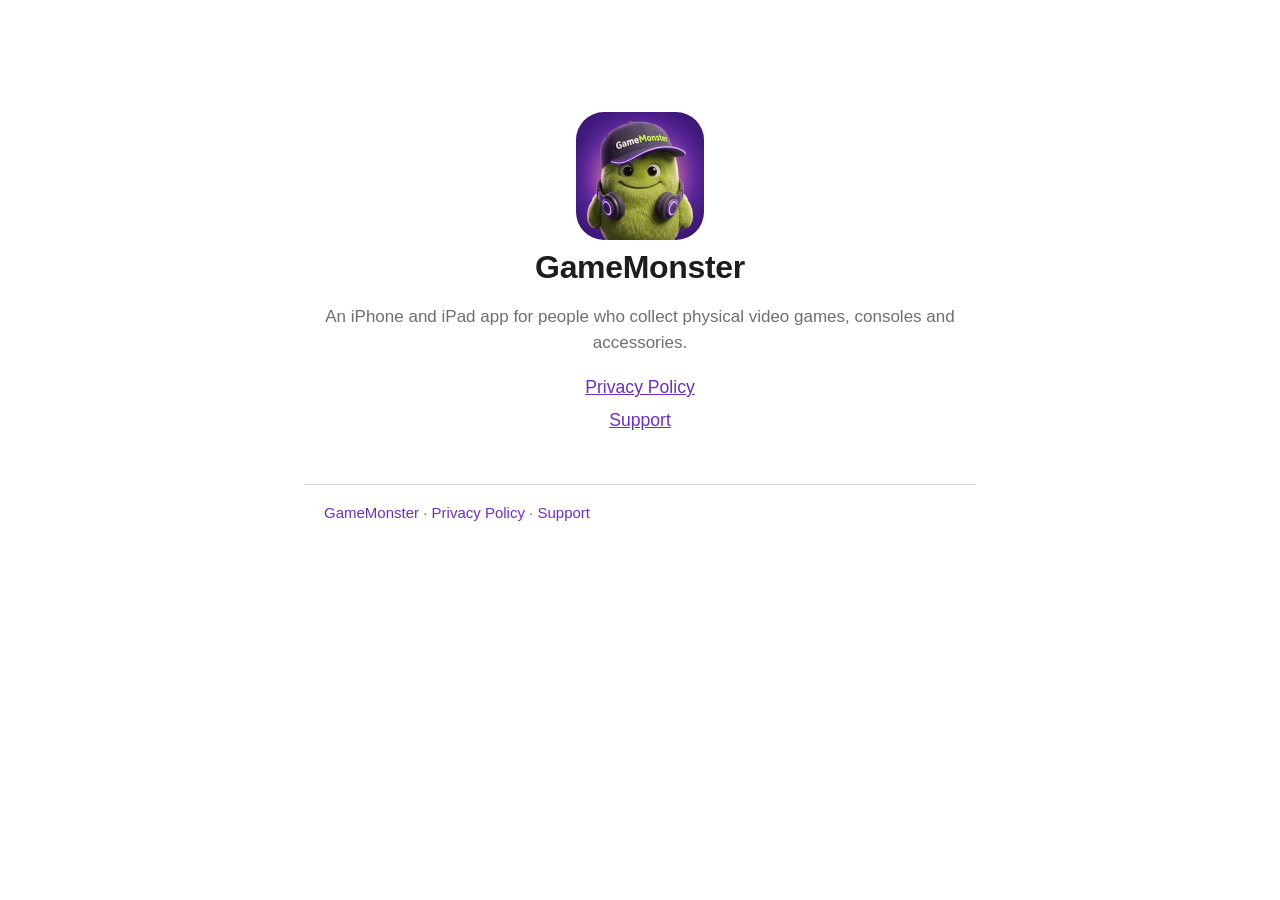
<file: index.html>
<!doctype html>
<html lang="en">
<head>
<meta charset="utf-8">
<meta name="viewport" content="width=device-width, initial-scale=1">
<meta name="color-scheme" content="light dark">
<title>GameMonster</title>
<meta name="description" content="GameMonster: privacy policy and support.">
<link rel="icon" href="icon.png">
<link rel="apple-touch-icon" href="icon.png">
<link rel="stylesheet" href="style.css">
</head>
<body>
<main>
<div class="home">
<img src="icon.png" alt="GameMonster app icon" width="128" height="128">
<h1>GameMonster</h1>
<p>An iPhone and iPad app for people who collect physical video games, consoles and accessories.</p>
<ul class="links">
<li><a href="privacy/">Privacy Policy</a></li>
<li><a href="support/">Support</a></li>
</ul>
</div>
</main>
<footer><a href="">GameMonster</a> · <a href="privacy/">Privacy Policy</a> · <a href="support/">Support</a></footer>
</body>
</html>
</file>
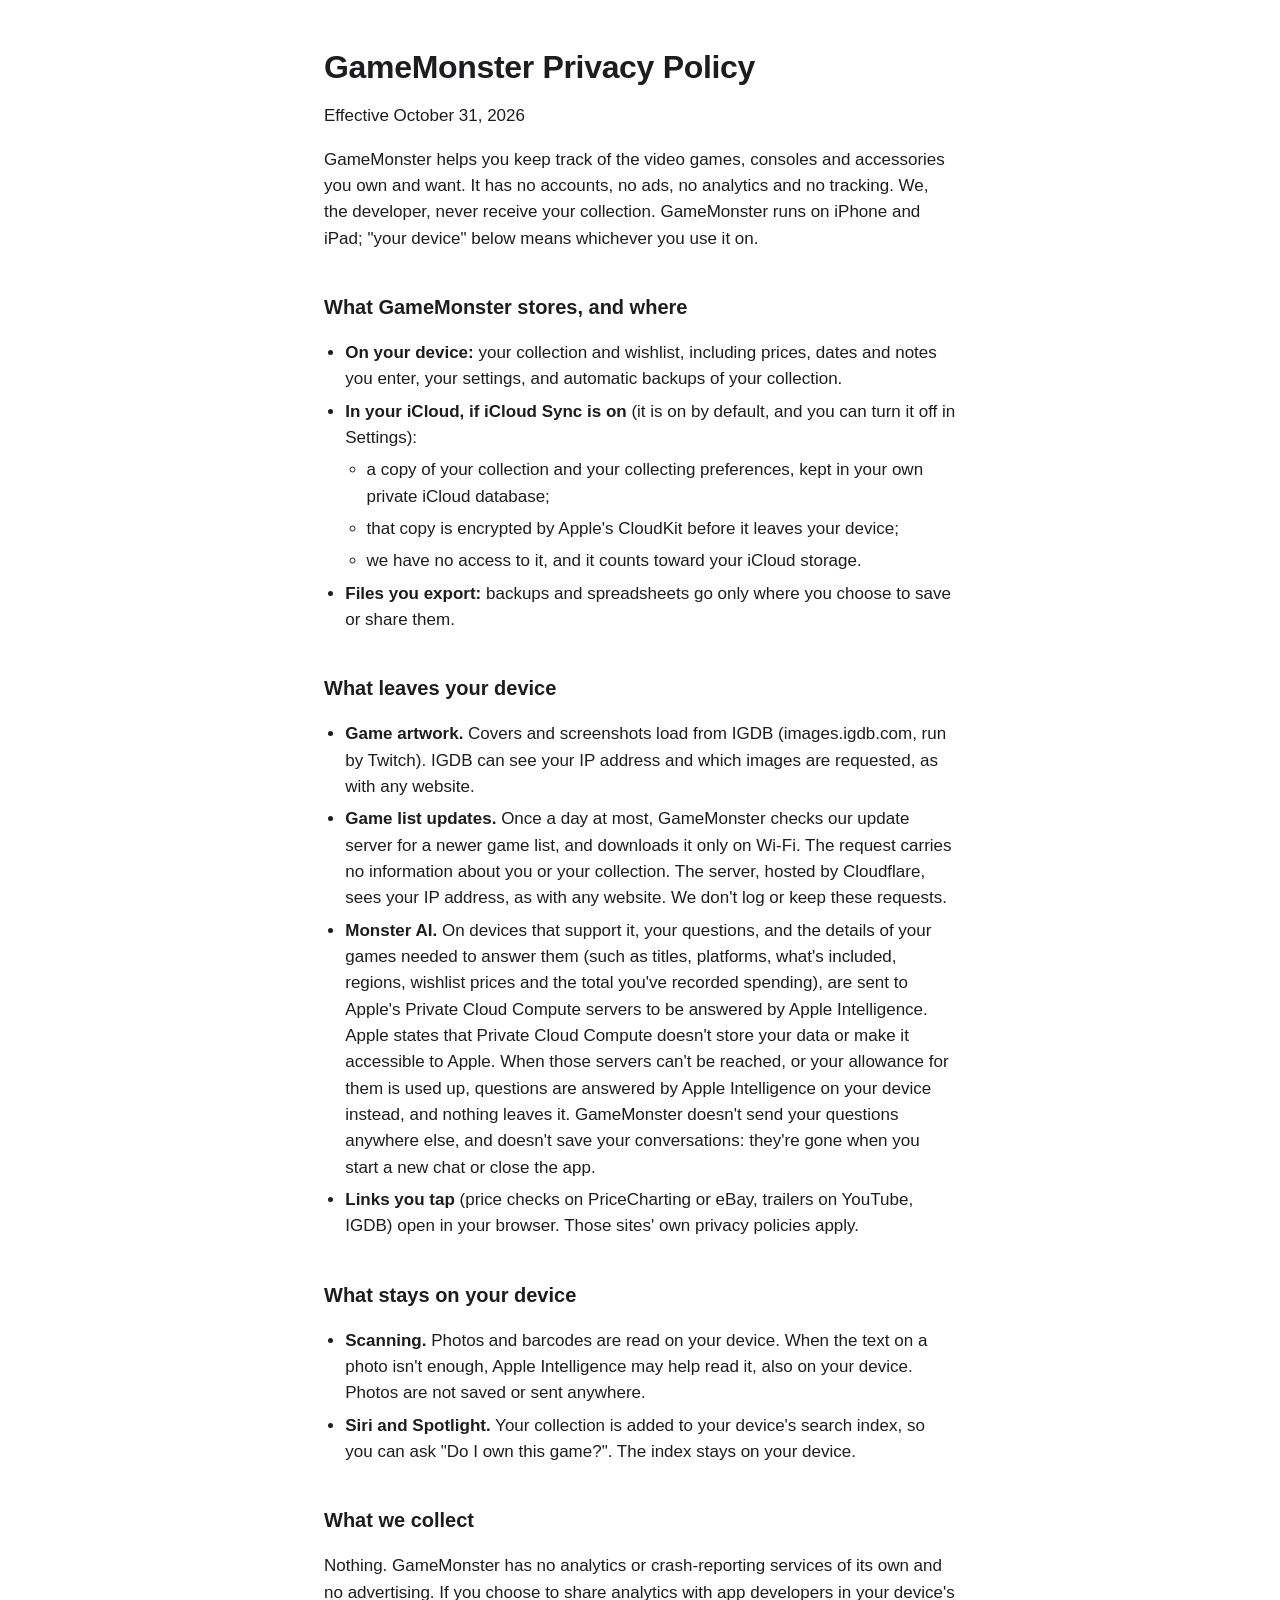
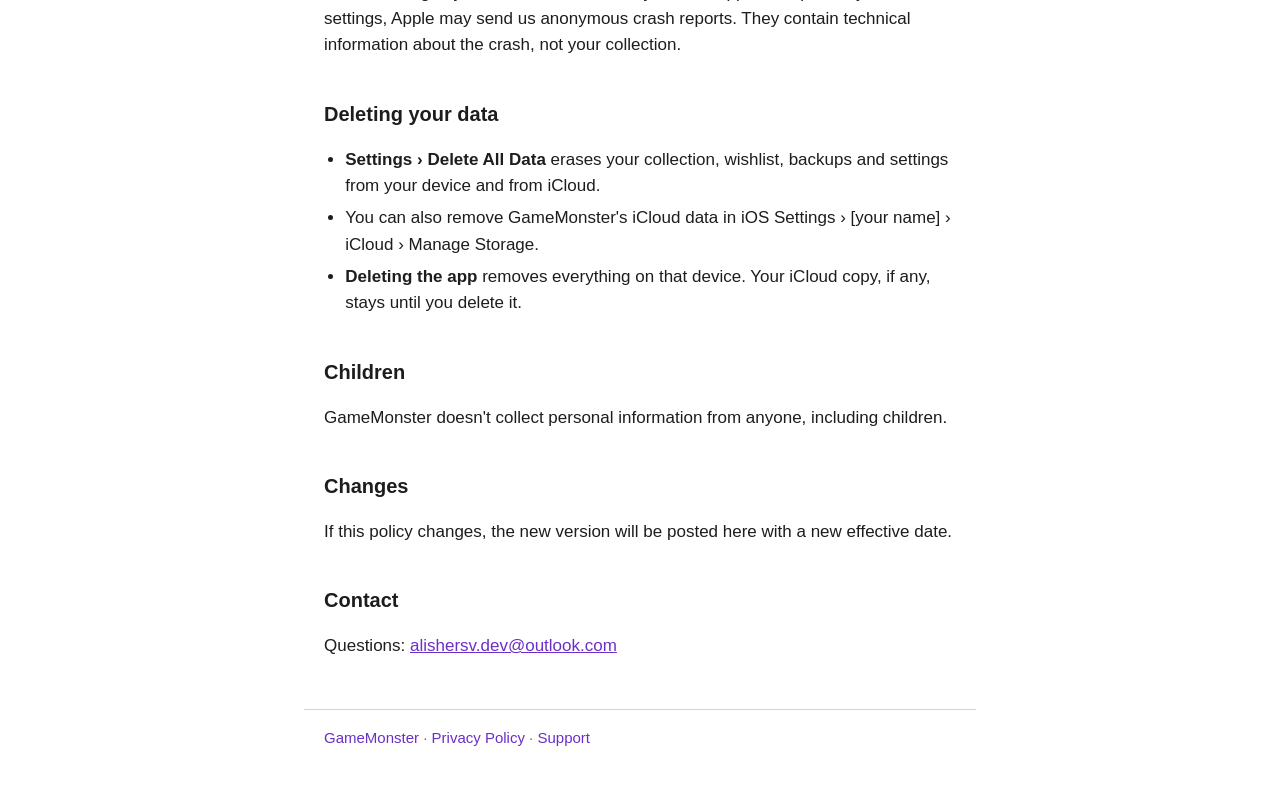
<file: privacy/index.html>
<!doctype html>
<html lang="en">
<head>
<meta charset="utf-8">
<meta name="viewport" content="width=device-width, initial-scale=1">
<meta name="color-scheme" content="light dark">
<title>GameMonster Privacy Policy</title>
<meta name="description" content="How GameMonster handles your data: what stays on your device, what goes to iCloud and Apple, and what we collect (nothing).">
<link rel="icon" href="../icon.png">
<link rel="apple-touch-icon" href="../icon.png">
<link rel="stylesheet" href="../style.css">
</head>
<body>
<main>
<h1>GameMonster Privacy Policy</h1>
<p>Effective October 31, 2026</p>
<p>GameMonster helps you keep track of the video games, consoles and accessories you own and want. It has no accounts, no ads, no analytics and no tracking. We, the developer, never receive your collection. GameMonster runs on iPhone and iPad; &quot;your device&quot; below means whichever you use it on.</p>
<h2>What GameMonster stores, and where</h2>
<ul><li><strong>On your device:</strong> your collection and wishlist, including prices, dates and notes you enter, your settings, and automatic backups of your collection.</li><li><strong>In your iCloud, if iCloud Sync is on</strong> (it is on by default, and you can turn it off in Settings):<ul><li>a copy of your collection and your collecting preferences, kept in your own private iCloud database;</li><li>that copy is encrypted by Apple's CloudKit before it leaves your device;</li><li>we have no access to it, and it counts toward your iCloud storage.</li></ul></li><li><strong>Files you export:</strong> backups and spreadsheets go only where you choose to save or share them.</li></ul>
<h2>What leaves your device</h2>
<ul><li><strong>Game artwork.</strong> Covers and screenshots load from IGDB (images.igdb.com, run by Twitch). IGDB can see your IP address and which images are requested, as with any website.</li><li><strong>Game list updates.</strong> Once a day at most, GameMonster checks our update server for a newer game list, and downloads it only on Wi-Fi. The request carries no information about you or your collection. The server, hosted by Cloudflare, sees your IP address, as with any website. We don't log or keep these requests.</li><li><strong>Monster AI.</strong> On devices that support it, your questions, and the details of your games needed to answer them (such as titles, platforms, what's included, regions, wishlist prices and the total you've recorded spending), are sent to Apple's Private Cloud Compute servers to be answered by Apple Intelligence. Apple states that Private Cloud Compute doesn't store your data or make it accessible to Apple. When those servers can't be reached, or your allowance for them is used up, questions are answered by Apple Intelligence on your device instead, and nothing leaves it. GameMonster doesn't send your questions anywhere else, and doesn't save your conversations: they're gone when you start a new chat or close the app.</li><li><strong>Links you tap</strong> (price checks on PriceCharting or eBay, trailers on YouTube, IGDB) open in your browser. Those sites' own privacy policies apply.</li></ul>
<h2>What stays on your device</h2>
<ul><li><strong>Scanning.</strong> Photos and barcodes are read on your device. When the text on a photo isn't enough, Apple Intelligence may help read it, also on your device. Photos are not saved or sent anywhere.</li><li><strong>Siri and Spotlight.</strong> Your collection is added to your device's search index, so you can ask &quot;Do I own this game?&quot;. The index stays on your device.</li></ul>
<h2>What we collect</h2>
<p>Nothing. GameMonster has no analytics or crash-reporting services of its own and no advertising. If you choose to share analytics with app developers in your device's settings, Apple may send us anonymous crash reports. They contain technical information about the crash, not your collection.</p>
<h2>Deleting your data</h2>
<ul><li><strong>Settings › Delete All Data</strong> erases your collection, wishlist, backups and settings from your device and from iCloud.</li><li>You can also remove GameMonster's iCloud data in iOS Settings › [your name] › iCloud › Manage Storage.</li><li><strong>Deleting the app</strong> removes everything on that device. Your iCloud copy, if any, stays until you delete it.</li></ul>
<h2>Children</h2>
<p>GameMonster doesn't collect personal information from anyone, including children.</p>
<h2>Changes</h2>
<p>If this policy changes, the new version will be posted here with a new effective date.</p>
<h2>Contact</h2>
<p>Questions: <a href="mailto:alishersv.dev@outlook.com">alishersv.dev@outlook.com</a></p>
</main>
<footer><a href="../">GameMonster</a> · <a href="../privacy/">Privacy Policy</a> · <a href="../support/">Support</a></footer>
</body>
</html>
</file>
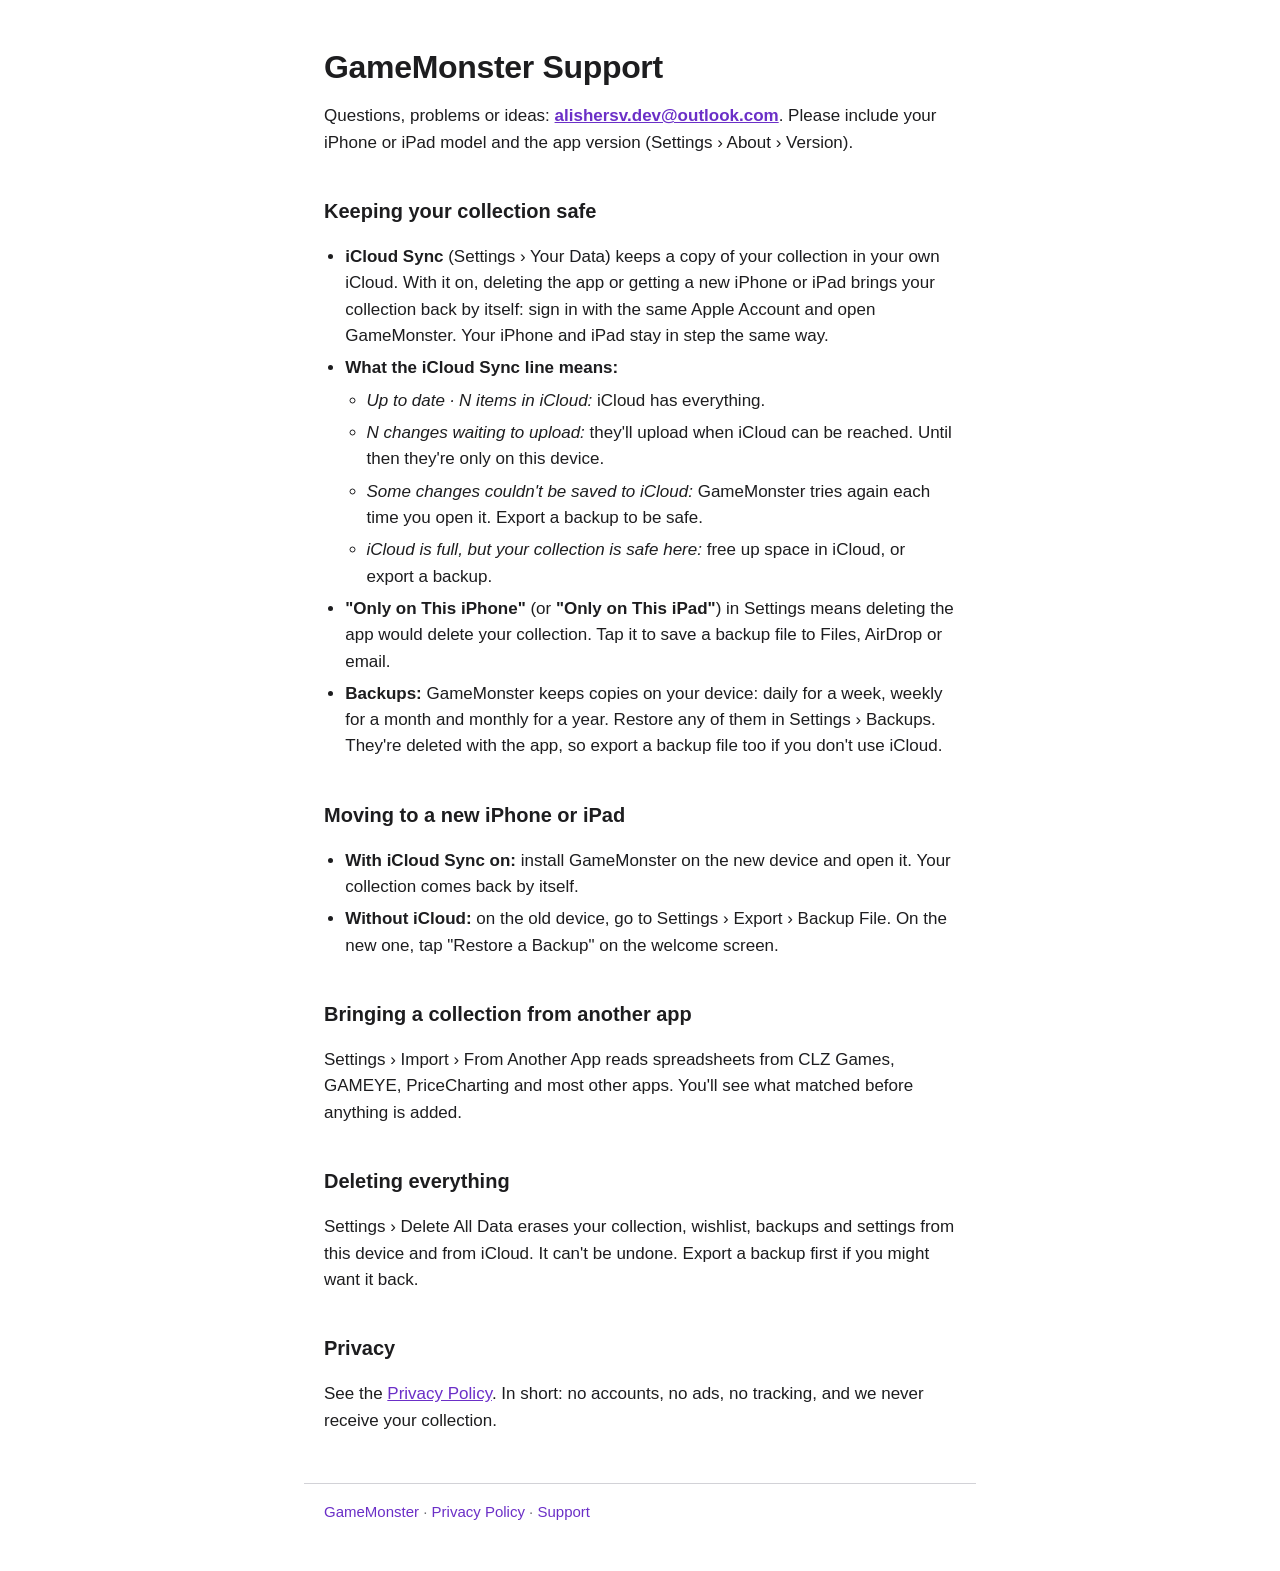
<file: support/index.html>
<!doctype html>
<html lang="en">
<head>
<meta charset="utf-8">
<meta name="viewport" content="width=device-width, initial-scale=1">
<meta name="color-scheme" content="light dark">
<title>GameMonster Support</title>
<meta name="description" content="Help with GameMonster: contact, iCloud Sync, backups, moving to a new iPhone or iPad, importing and deleting your data.">
<link rel="icon" href="../icon.png">
<link rel="apple-touch-icon" href="../icon.png">
<link rel="stylesheet" href="../style.css">
</head>
<body>
<main>
<h1>GameMonster Support</h1>
<p>Questions, problems or ideas: <strong><a href="mailto:alishersv.dev@outlook.com">alishersv.dev@outlook.com</a></strong>. Please include your iPhone or iPad model and the app version (Settings › About › Version).</p>
<h2>Keeping your collection safe</h2>
<ul><li><strong>iCloud Sync</strong> (Settings › Your Data) keeps a copy of your collection in your own iCloud. With it on, deleting the app or getting a new iPhone or iPad brings your collection back by itself: sign in with the same Apple Account and open GameMonster. Your iPhone and iPad stay in step the same way.</li><li><strong>What the iCloud Sync line means:</strong><ul><li><em>Up to date · N items in iCloud:</em> iCloud has everything.</li><li><em>N changes waiting to upload:</em> they'll upload when iCloud can be reached. Until then they're only on this device.</li><li><em>Some changes couldn't be saved to iCloud:</em> GameMonster tries again each time you open it. Export a backup to be safe.</li><li><em>iCloud is full, but your collection is safe here:</em> free up space in iCloud, or export a backup.</li></ul></li><li><strong>&quot;Only on This iPhone&quot;</strong> (or <strong>&quot;Only on This iPad&quot;</strong>) in Settings means deleting the app would delete your collection. Tap it to save a backup file to Files, AirDrop or email.</li><li><strong>Backups:</strong> GameMonster keeps copies on your device: daily for a week, weekly for a month and monthly for a year. Restore any of them in Settings › Backups. They're deleted with the app, so export a backup file too if you don't use iCloud.</li></ul>
<h2>Moving to a new iPhone or iPad</h2>
<ul><li><strong>With iCloud Sync on:</strong> install GameMonster on the new device and open it. Your collection comes back by itself.</li><li><strong>Without iCloud:</strong> on the old device, go to Settings › Export › Backup File. On the new one, tap &quot;Restore a Backup&quot; on the welcome screen.</li></ul>
<h2>Bringing a collection from another app</h2>
<p>Settings › Import › From Another App reads spreadsheets from CLZ Games, GAMEYE, PriceCharting and most other apps. You'll see what matched before anything is added.</p>
<h2>Deleting everything</h2>
<p>Settings › Delete All Data erases your collection, wishlist, backups and settings from this device and from iCloud. It can't be undone. Export a backup first if you might want it back.</p>
<h2>Privacy</h2>
<p>See the <a href="../privacy/">Privacy Policy</a>. In short: no accounts, no ads, no tracking, and we never receive your collection.</p>
</main>
<footer><a href="../">GameMonster</a> · <a href="../privacy/">Privacy Policy</a> · <a href="../support/">Support</a></footer>
</body>
</html>
</file>
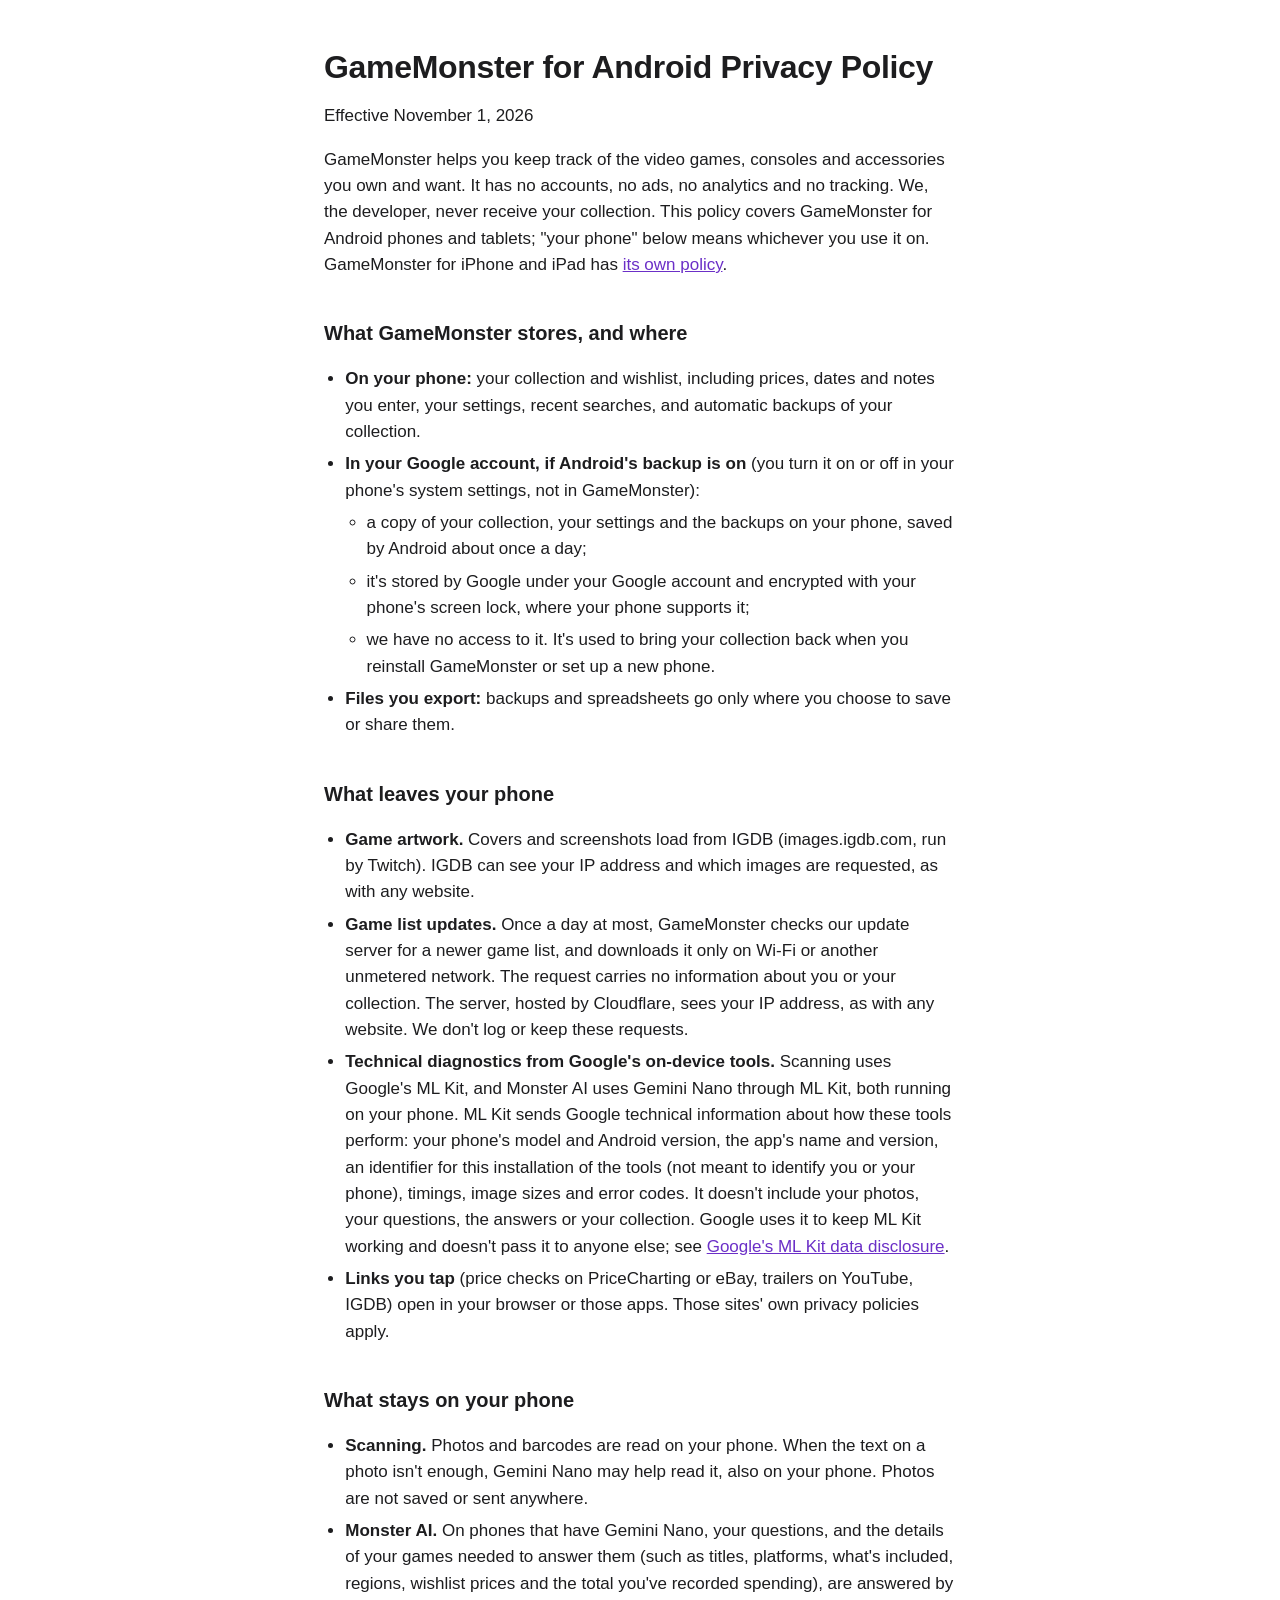
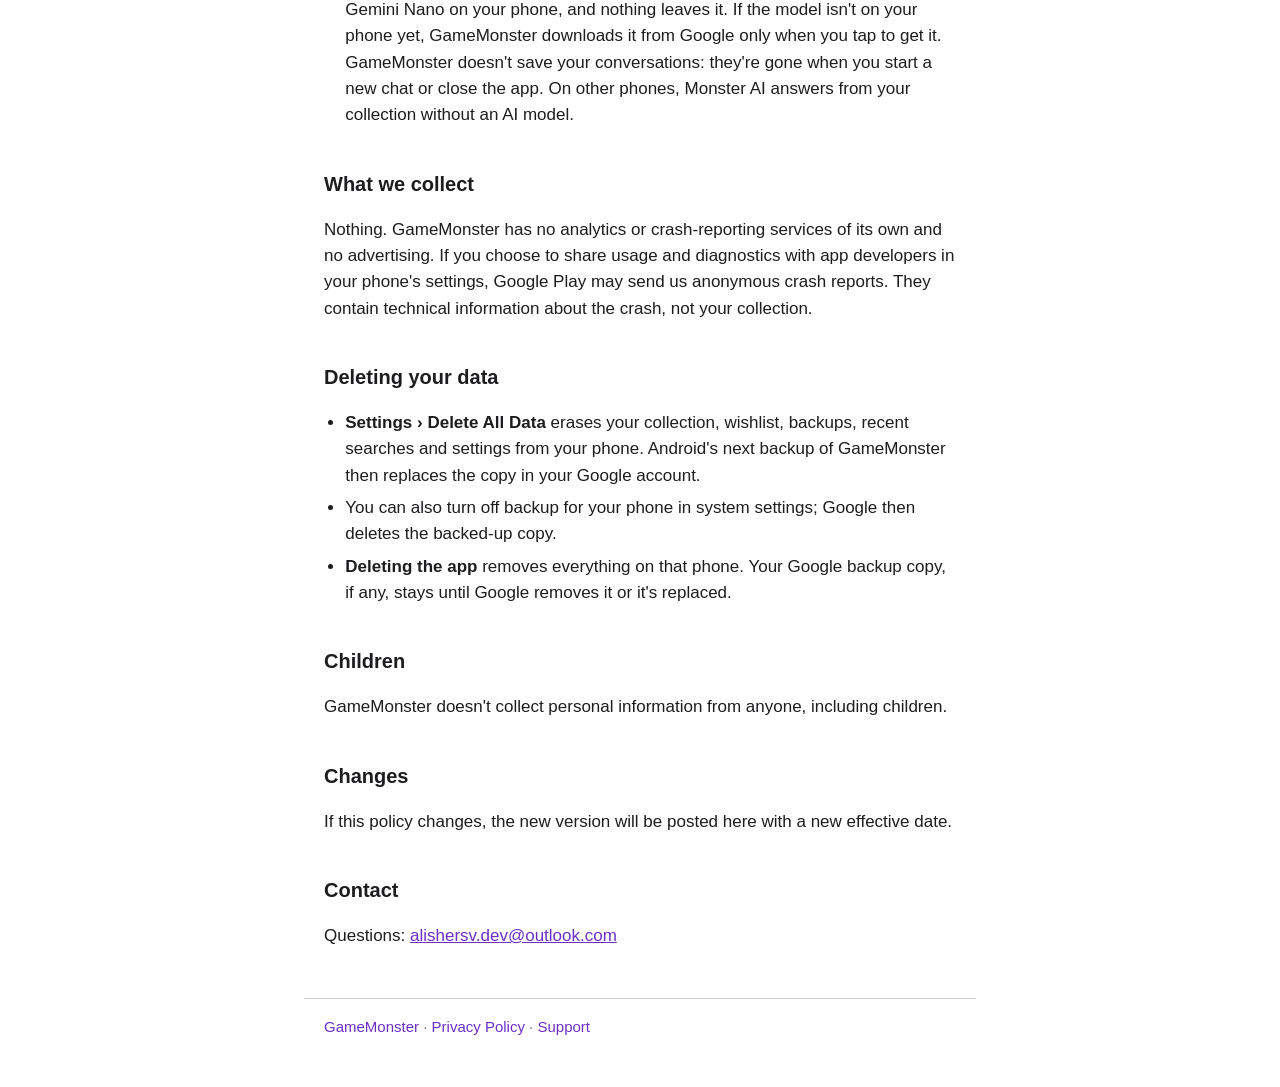
<file: android/privacy/index.html>
<!doctype html>
<html lang="en">
<head>
<meta charset="utf-8">
<meta name="viewport" content="width=device-width, initial-scale=1">
<meta name="color-scheme" content="light dark">
<title>GameMonster for Android Privacy Policy</title>
<meta name="description" content="How GameMonster for Android handles your data: what stays on your phone, what goes to your Google backup and Google's on-device tools, and what we collect (nothing).">
<link rel="icon" href="../../icon.png">
<link rel="apple-touch-icon" href="../../icon.png">
<link rel="stylesheet" href="../../style.css">
</head>
<body>
<main>
<h1>GameMonster for Android Privacy Policy</h1>
<p>Effective November 1, 2026</p>
<p>GameMonster helps you keep track of the video games, consoles and accessories you own and want. It has no accounts, no ads, no analytics and no tracking. We, the developer, never receive your collection. This policy covers GameMonster for Android phones and tablets; &quot;your phone&quot; below means whichever you use it on. GameMonster for iPhone and iPad has <a href="https://indxneo.github.io/gamemonster-legal/privacy/" rel="noopener">its own policy</a>.</p>
<h2>What GameMonster stores, and where</h2>
<ul><li><strong>On your phone:</strong> your collection and wishlist, including prices, dates and notes you enter, your settings, recent searches, and automatic backups of your collection.</li><li><strong>In your Google account, if Android's backup is on</strong> (you turn it on or off in your phone's system settings, not in GameMonster):<ul><li>a copy of your collection, your settings and the backups on your phone, saved by Android about once a day;</li><li>it's stored by Google under your Google account and encrypted with your phone's screen lock, where your phone supports it;</li><li>we have no access to it. It's used to bring your collection back when you reinstall GameMonster or set up a new phone.</li></ul></li><li><strong>Files you export:</strong> backups and spreadsheets go only where you choose to save or share them.</li></ul>
<h2>What leaves your phone</h2>
<ul><li><strong>Game artwork.</strong> Covers and screenshots load from IGDB (images.igdb.com, run by Twitch). IGDB can see your IP address and which images are requested, as with any website.</li><li><strong>Game list updates.</strong> Once a day at most, GameMonster checks our update server for a newer game list, and downloads it only on Wi-Fi or another unmetered network. The request carries no information about you or your collection. The server, hosted by Cloudflare, sees your IP address, as with any website. We don't log or keep these requests.</li><li><strong>Technical diagnostics from Google's on-device tools.</strong> Scanning uses Google's ML Kit, and Monster AI uses Gemini Nano through ML Kit, both running on your phone. ML Kit sends Google technical information about how these tools perform: your phone's model and Android version, the app's name and version, an identifier for this installation of the tools (not meant to identify you or your phone), timings, image sizes and error codes. It doesn't include your photos, your questions, the answers or your collection. Google uses it to keep ML Kit working and doesn't pass it to anyone else; see <a href="https://developers.google.com/ml-kit/android-data-disclosure" rel="noopener">Google's ML Kit data disclosure</a>.</li><li><strong>Links you tap</strong> (price checks on PriceCharting or eBay, trailers on YouTube, IGDB) open in your browser or those apps. Those sites' own privacy policies apply.</li></ul>
<h2>What stays on your phone</h2>
<ul><li><strong>Scanning.</strong> Photos and barcodes are read on your phone. When the text on a photo isn't enough, Gemini Nano may help read it, also on your phone. Photos are not saved or sent anywhere.</li><li><strong>Monster AI.</strong> On phones that have Gemini Nano, your questions, and the details of your games needed to answer them (such as titles, platforms, what's included, regions, wishlist prices and the total you've recorded spending), are answered by Gemini Nano on your phone, and nothing leaves it. If the model isn't on your phone yet, GameMonster downloads it from Google only when you tap to get it. GameMonster doesn't save your conversations: they're gone when you start a new chat or close the app. On other phones, Monster AI answers from your collection without an AI model.</li></ul>
<h2>What we collect</h2>
<p>Nothing. GameMonster has no analytics or crash-reporting services of its own and no advertising. If you choose to share usage and diagnostics with app developers in your phone's settings, Google Play may send us anonymous crash reports. They contain technical information about the crash, not your collection.</p>
<h2>Deleting your data</h2>
<ul><li><strong>Settings › Delete All Data</strong> erases your collection, wishlist, backups, recent searches and settings from your phone. Android's next backup of GameMonster then replaces the copy in your Google account.</li><li>You can also turn off backup for your phone in system settings; Google then deletes the backed-up copy.</li><li><strong>Deleting the app</strong> removes everything on that phone. Your Google backup copy, if any, stays until Google removes it or it's replaced.</li></ul>
<h2>Children</h2>
<p>GameMonster doesn't collect personal information from anyone, including children.</p>
<h2>Changes</h2>
<p>If this policy changes, the new version will be posted here with a new effective date.</p>
<h2>Contact</h2>
<p>Questions: <a href="mailto:alishersv.dev@outlook.com">alishersv.dev@outlook.com</a></p>
</main>
<footer><a href="../../">GameMonster</a> · <a href="../privacy/">Privacy Policy</a> · <a href="../support/">Support</a></footer>
</body>
</html>
</file>
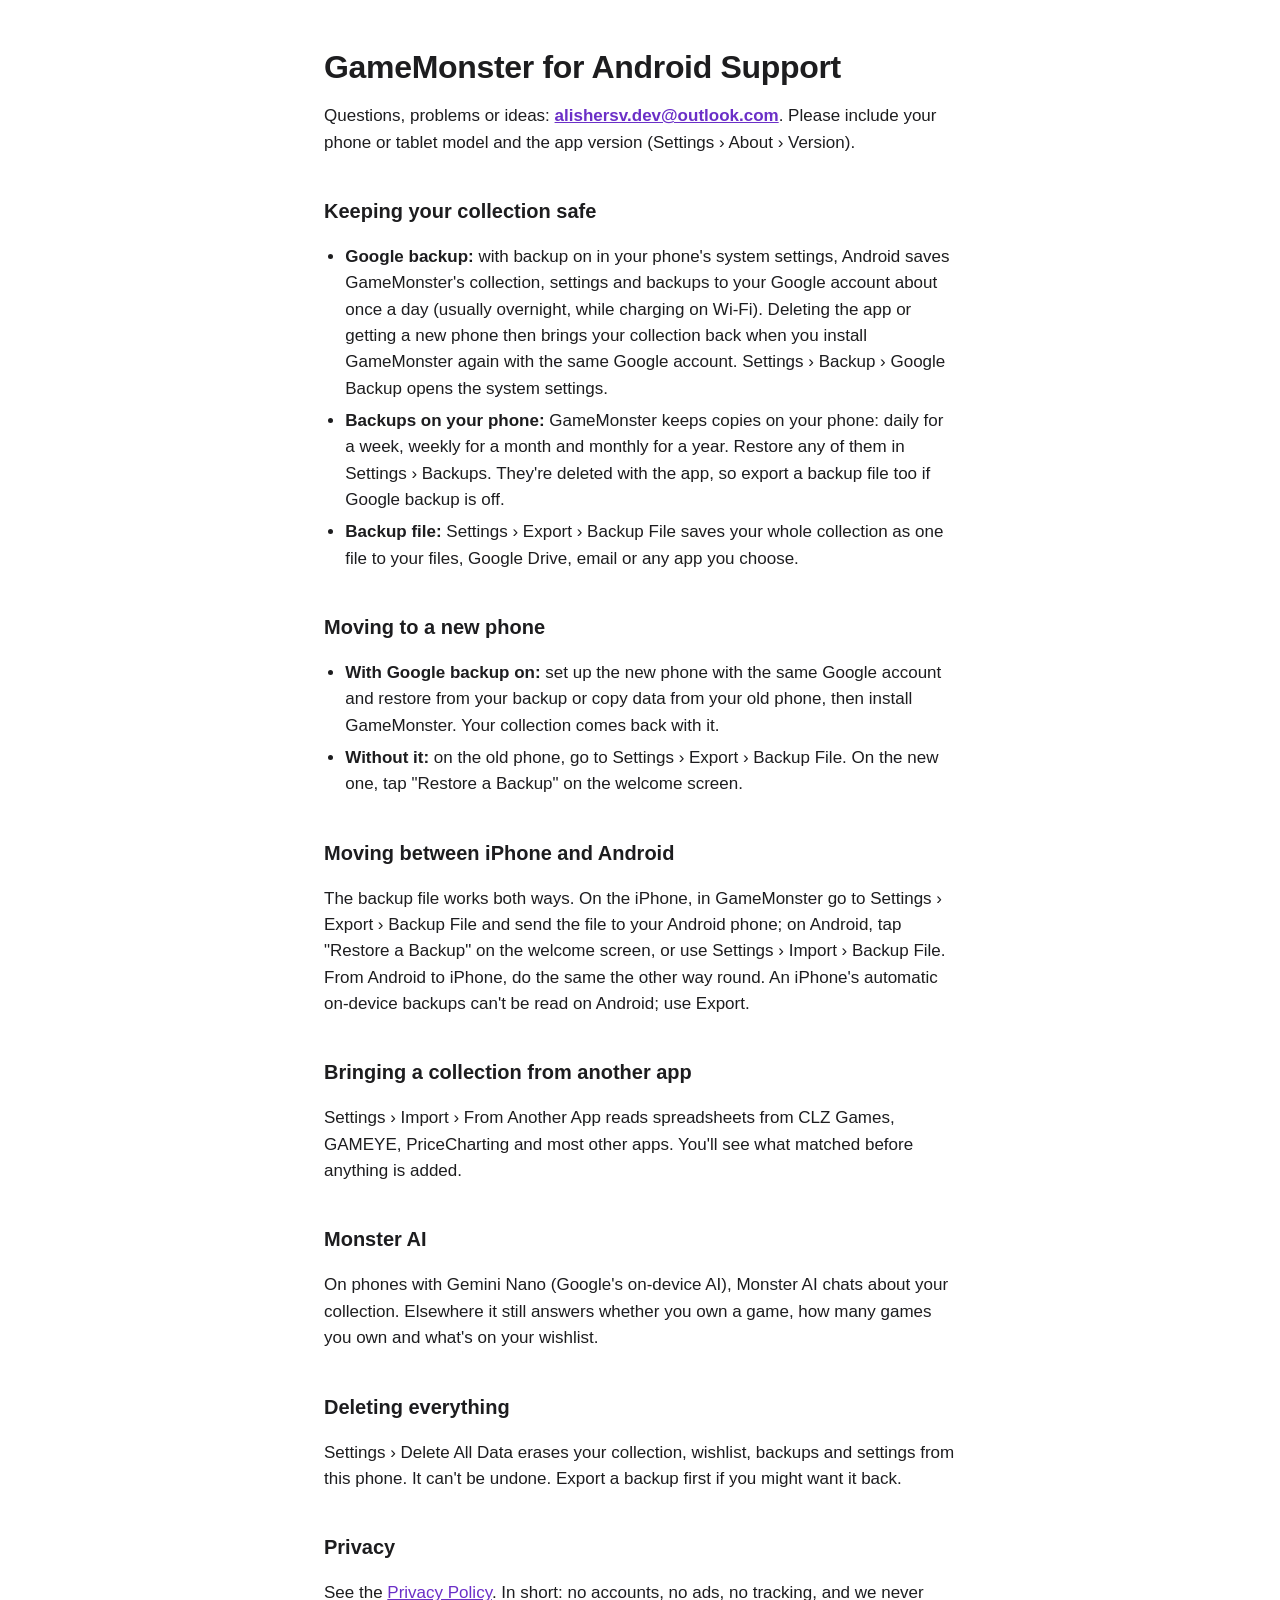
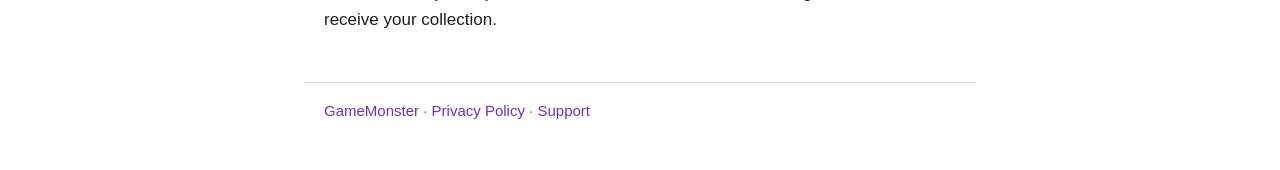
<file: android/support/index.html>
<!doctype html>
<html lang="en">
<head>
<meta charset="utf-8">
<meta name="viewport" content="width=device-width, initial-scale=1">
<meta name="color-scheme" content="light dark">
<title>GameMonster for Android Support</title>
<meta name="description" content="Help with GameMonster for Android: contact, Google backup, backups, moving to a new phone or between iPhone and Android, importing and deleting your data.">
<link rel="icon" href="../../icon.png">
<link rel="apple-touch-icon" href="../../icon.png">
<link rel="stylesheet" href="../../style.css">
</head>
<body>
<main>
<h1>GameMonster for Android Support</h1>
<p>Questions, problems or ideas: <strong><a href="mailto:alishersv.dev@outlook.com">alishersv.dev@outlook.com</a></strong>. Please include your phone or tablet model and the app version (Settings › About › Version).</p>
<h2>Keeping your collection safe</h2>
<ul><li><strong>Google backup:</strong> with backup on in your phone's system settings, Android saves GameMonster's collection, settings and backups to your Google account about once a day (usually overnight, while charging on Wi-Fi). Deleting the app or getting a new phone then brings your collection back when you install GameMonster again with the same Google account. Settings › Backup › Google Backup opens the system settings.</li><li><strong>Backups on your phone:</strong> GameMonster keeps copies on your phone: daily for a week, weekly for a month and monthly for a year. Restore any of them in Settings › Backups. They're deleted with the app, so export a backup file too if Google backup is off.</li><li><strong>Backup file:</strong> Settings › Export › Backup File saves your whole collection as one file to your files, Google Drive, email or any app you choose.</li></ul>
<h2>Moving to a new phone</h2>
<ul><li><strong>With Google backup on:</strong> set up the new phone with the same Google account and restore from your backup or copy data from your old phone, then install GameMonster. Your collection comes back with it.</li><li><strong>Without it:</strong> on the old phone, go to Settings › Export › Backup File. On the new one, tap &quot;Restore a Backup&quot; on the welcome screen.</li></ul>
<h2>Moving between iPhone and Android</h2>
<p>The backup file works both ways. On the iPhone, in GameMonster go to Settings › Export › Backup File and send the file to your Android phone; on Android, tap &quot;Restore a Backup&quot; on the welcome screen, or use Settings › Import › Backup File. From Android to iPhone, do the same the other way round. An iPhone's automatic on-device backups can't be read on Android; use Export.</p>
<h2>Bringing a collection from another app</h2>
<p>Settings › Import › From Another App reads spreadsheets from CLZ Games, GAMEYE, PriceCharting and most other apps. You'll see what matched before anything is added.</p>
<h2>Monster AI</h2>
<p>On phones with Gemini Nano (Google's on-device AI), Monster AI chats about your collection. Elsewhere it still answers whether you own a game, how many games you own and what's on your wishlist.</p>
<h2>Deleting everything</h2>
<p>Settings › Delete All Data erases your collection, wishlist, backups and settings from this phone. It can't be undone. Export a backup first if you might want it back.</p>
<h2>Privacy</h2>
<p>See the <a href="../privacy/">Privacy Policy</a>. In short: no accounts, no ads, no tracking, and we never receive your collection.</p>
</main>
<footer><a href="../../">GameMonster</a> · <a href="../privacy/">Privacy Policy</a> · <a href="../support/">Support</a></footer>
</body>
</html>
</file>
<file: style.css>
:root {
  --text: #1d1d1f; --secondary: #6e6e73; --background: #ffffff; --accent: #6B2FC7; --rule: #d2d2d7;
}
@media (prefers-color-scheme: dark) {
  :root { --text: #f5f5f7; --secondary: #a1a1a6; --background: #000000; --accent: #A370F5; --rule: #3a3a3c; }
}
* { box-sizing: border-box; }
body {
  margin: 0; background: var(--background); color: var(--text);
  font: 17px/1.55 -apple-system, BlinkMacSystemFont, "SF Pro Text", "Helvetica Neue", Helvetica, Arial, sans-serif;
  -webkit-text-size-adjust: 100%;
}
main, footer { max-width: 42rem; margin: 0 auto; padding: 0 20px; }
main { padding-top: 48px; padding-bottom: 32px; }
h1 { font-size: 2rem; line-height: 1.2; margin: 0 0 0.25em; letter-spacing: -0.01em; }
h2 { font-size: 1.25rem; margin: 2em 0 0.5em; }
p, li { overflow-wrap: anywhere; }
ul { padding-left: 1.25em; }
li { margin: 0.35em 0; }
li ul { margin: 0.25em 0; }
a { color: var(--accent); }
footer { border-top: 1px solid var(--rule); padding-top: 16px; padding-bottom: 48px; color: var(--secondary); font-size: 15px; }
footer a { text-decoration: none; }
.home { text-align: center; padding-top: 64px; }
.home img { width: 128px; height: 128px; border-radius: 28px; }
.home p { color: var(--secondary); }
.links { list-style: none; padding: 0; font-size: 1.1rem; }
</file>
